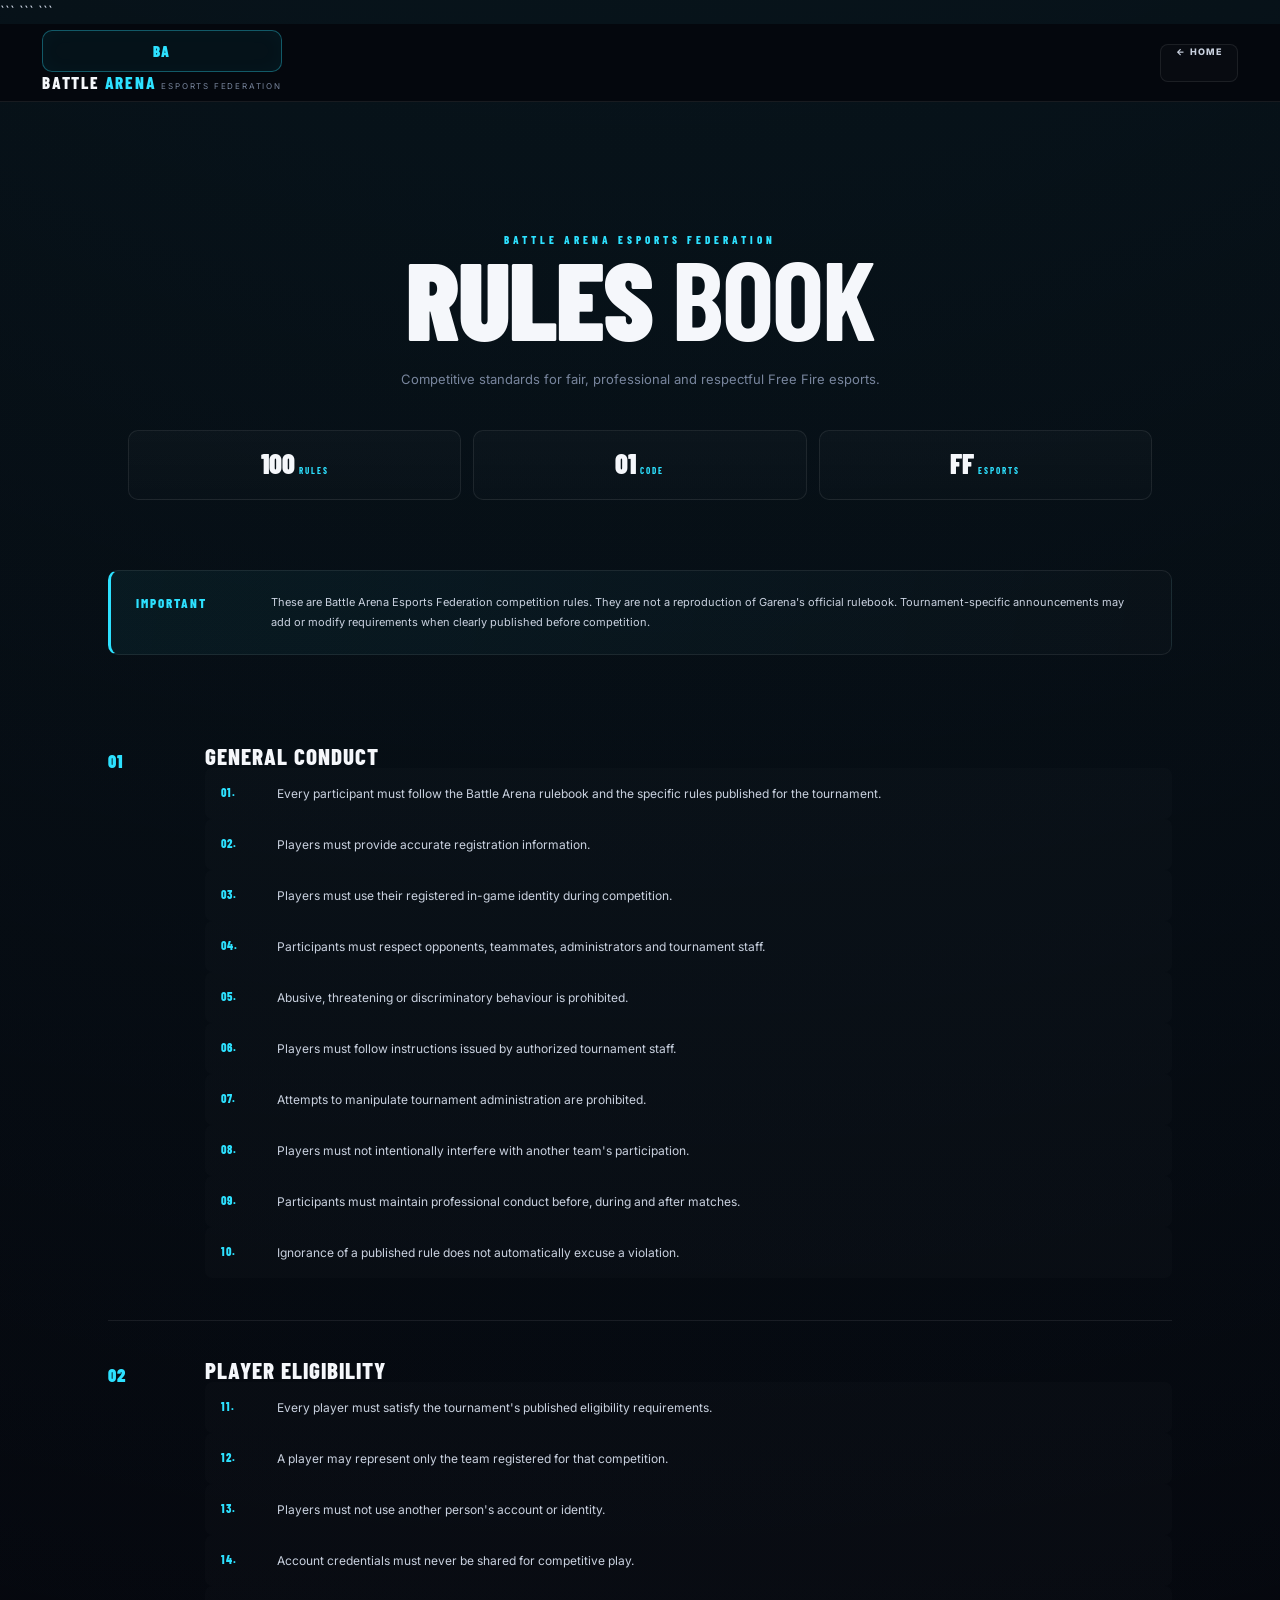
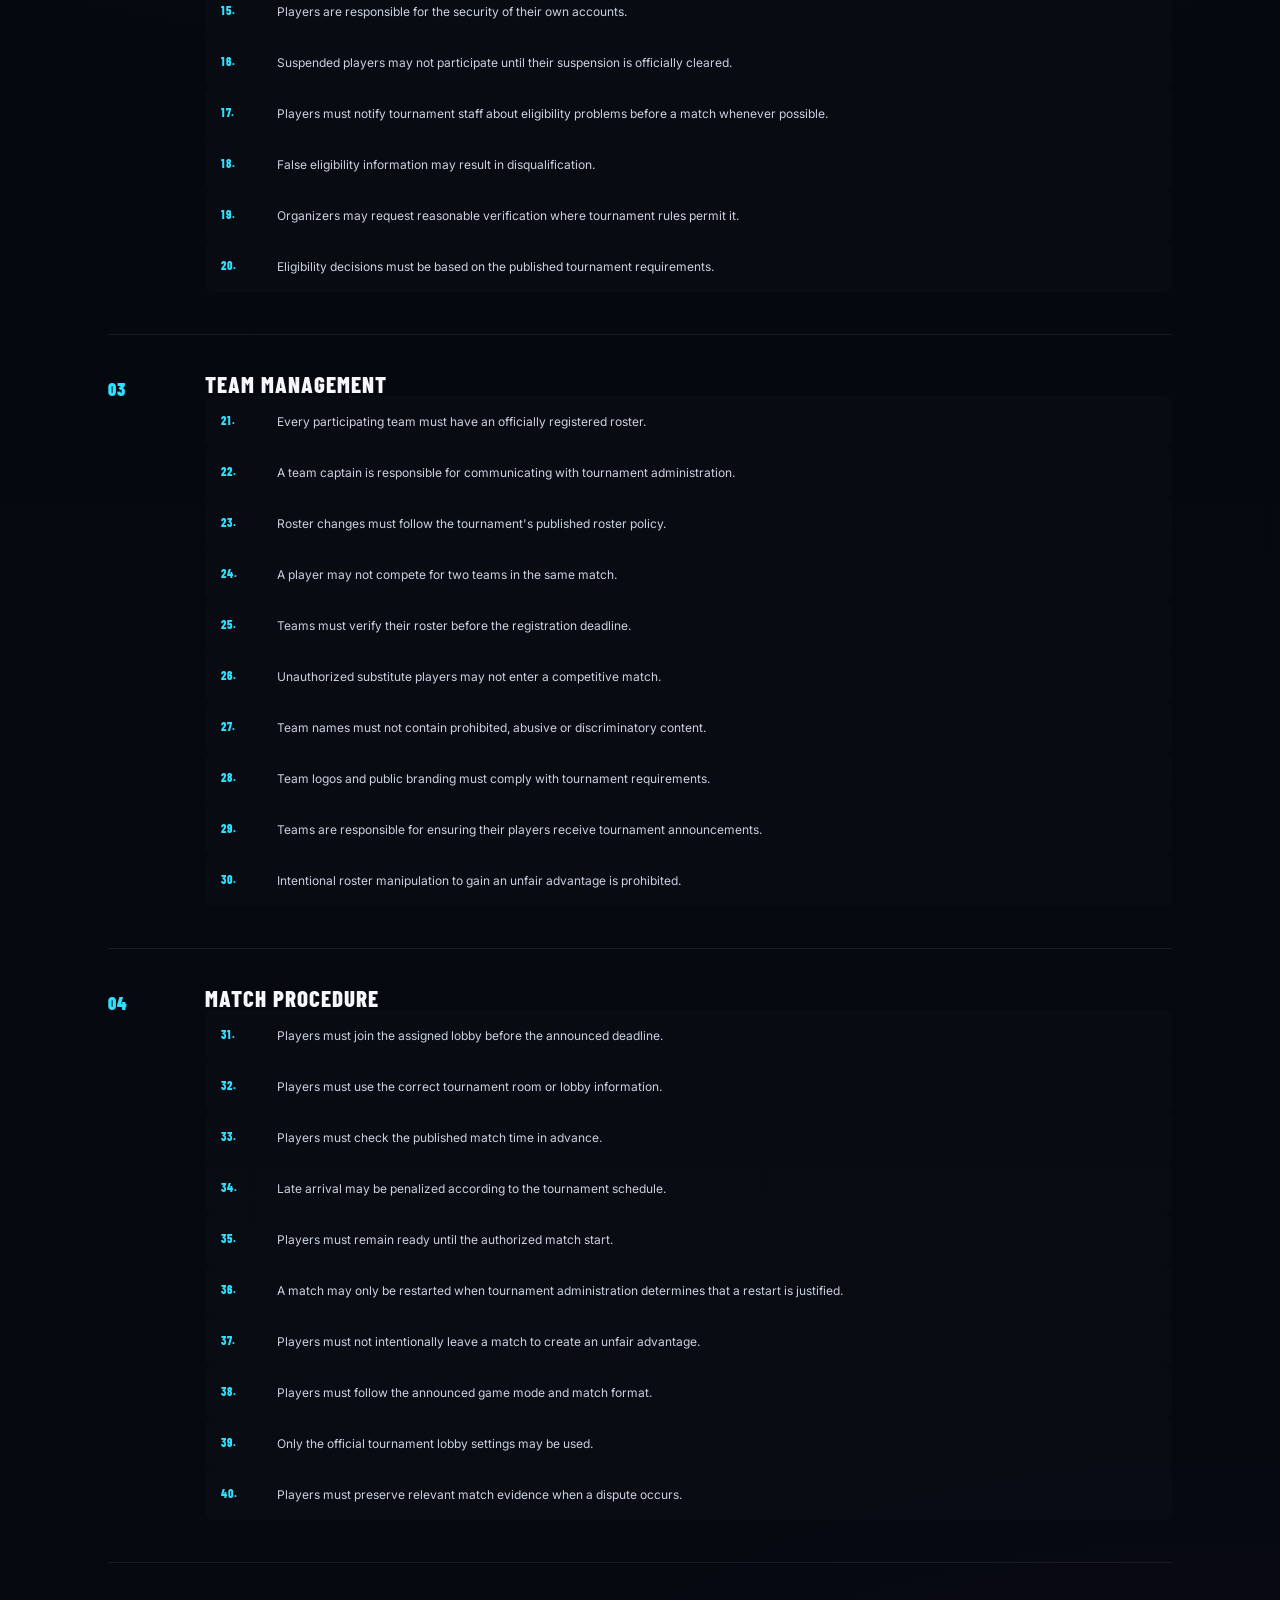
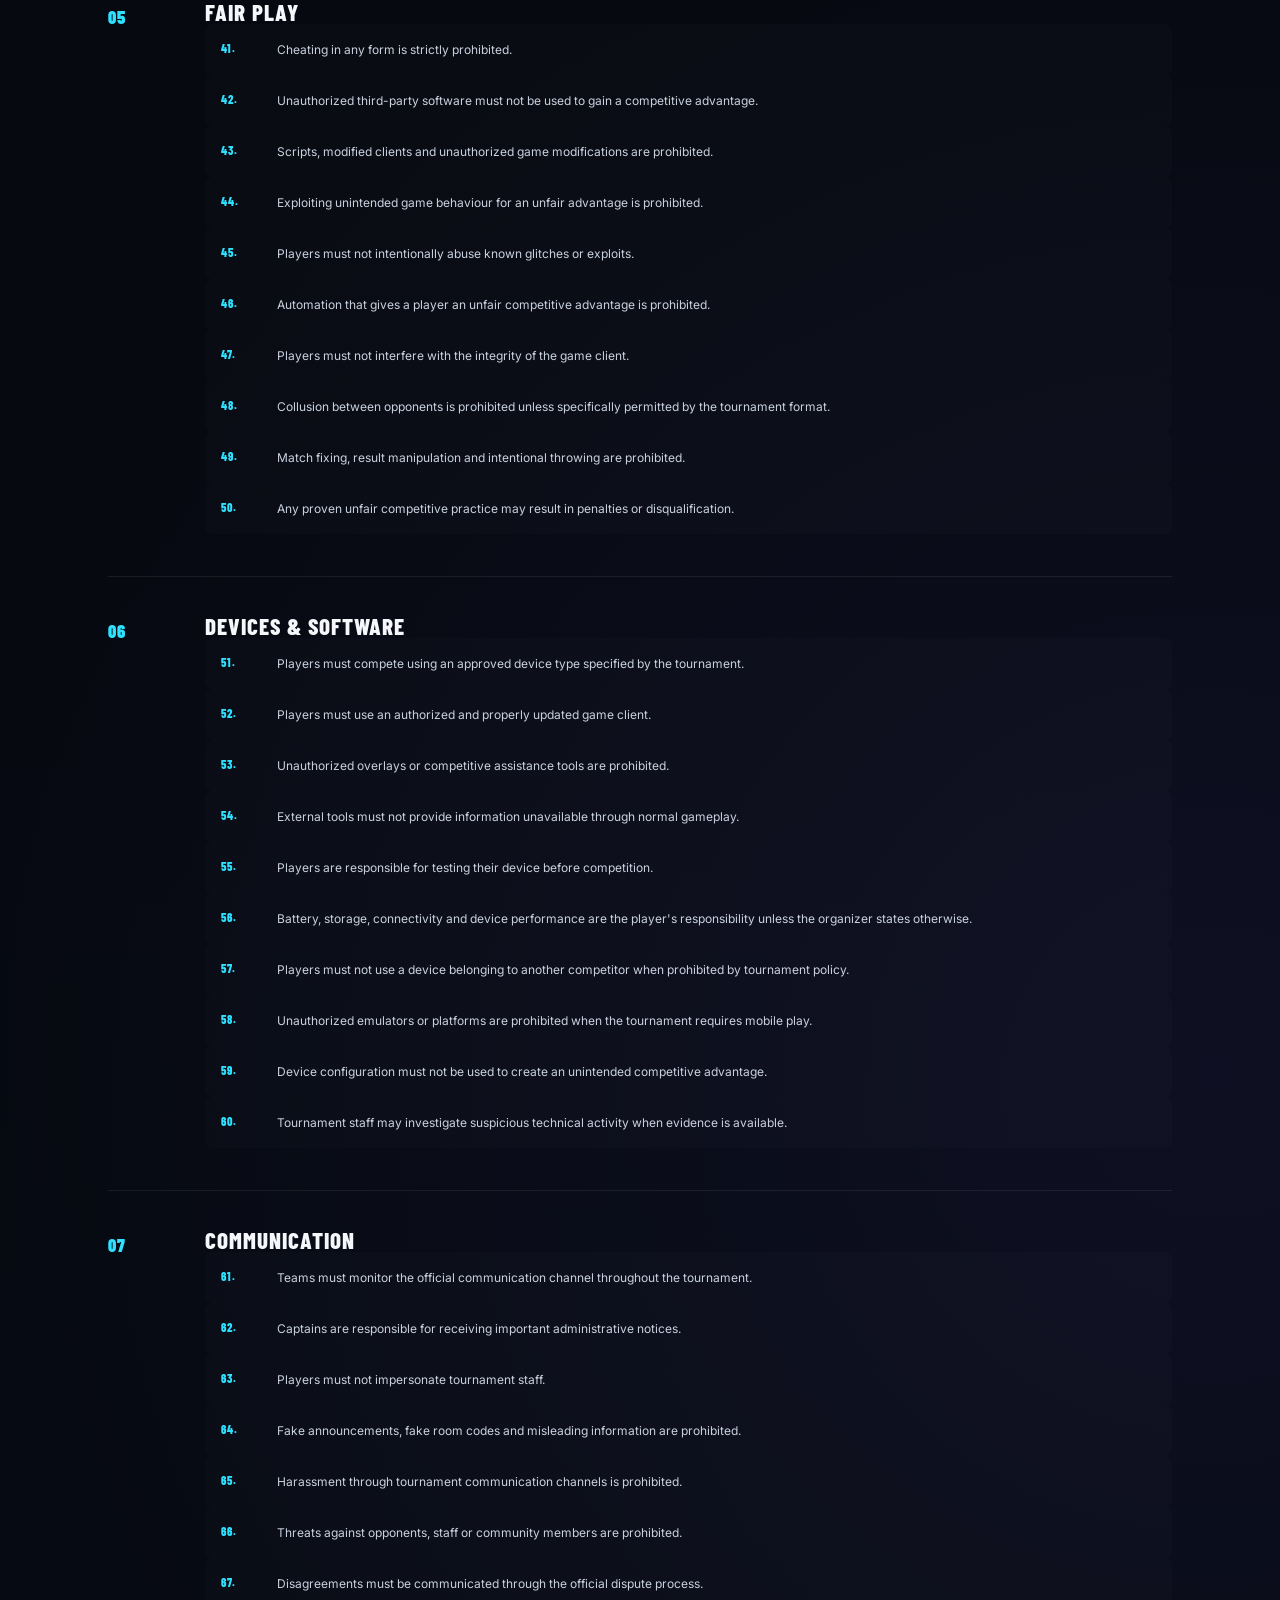
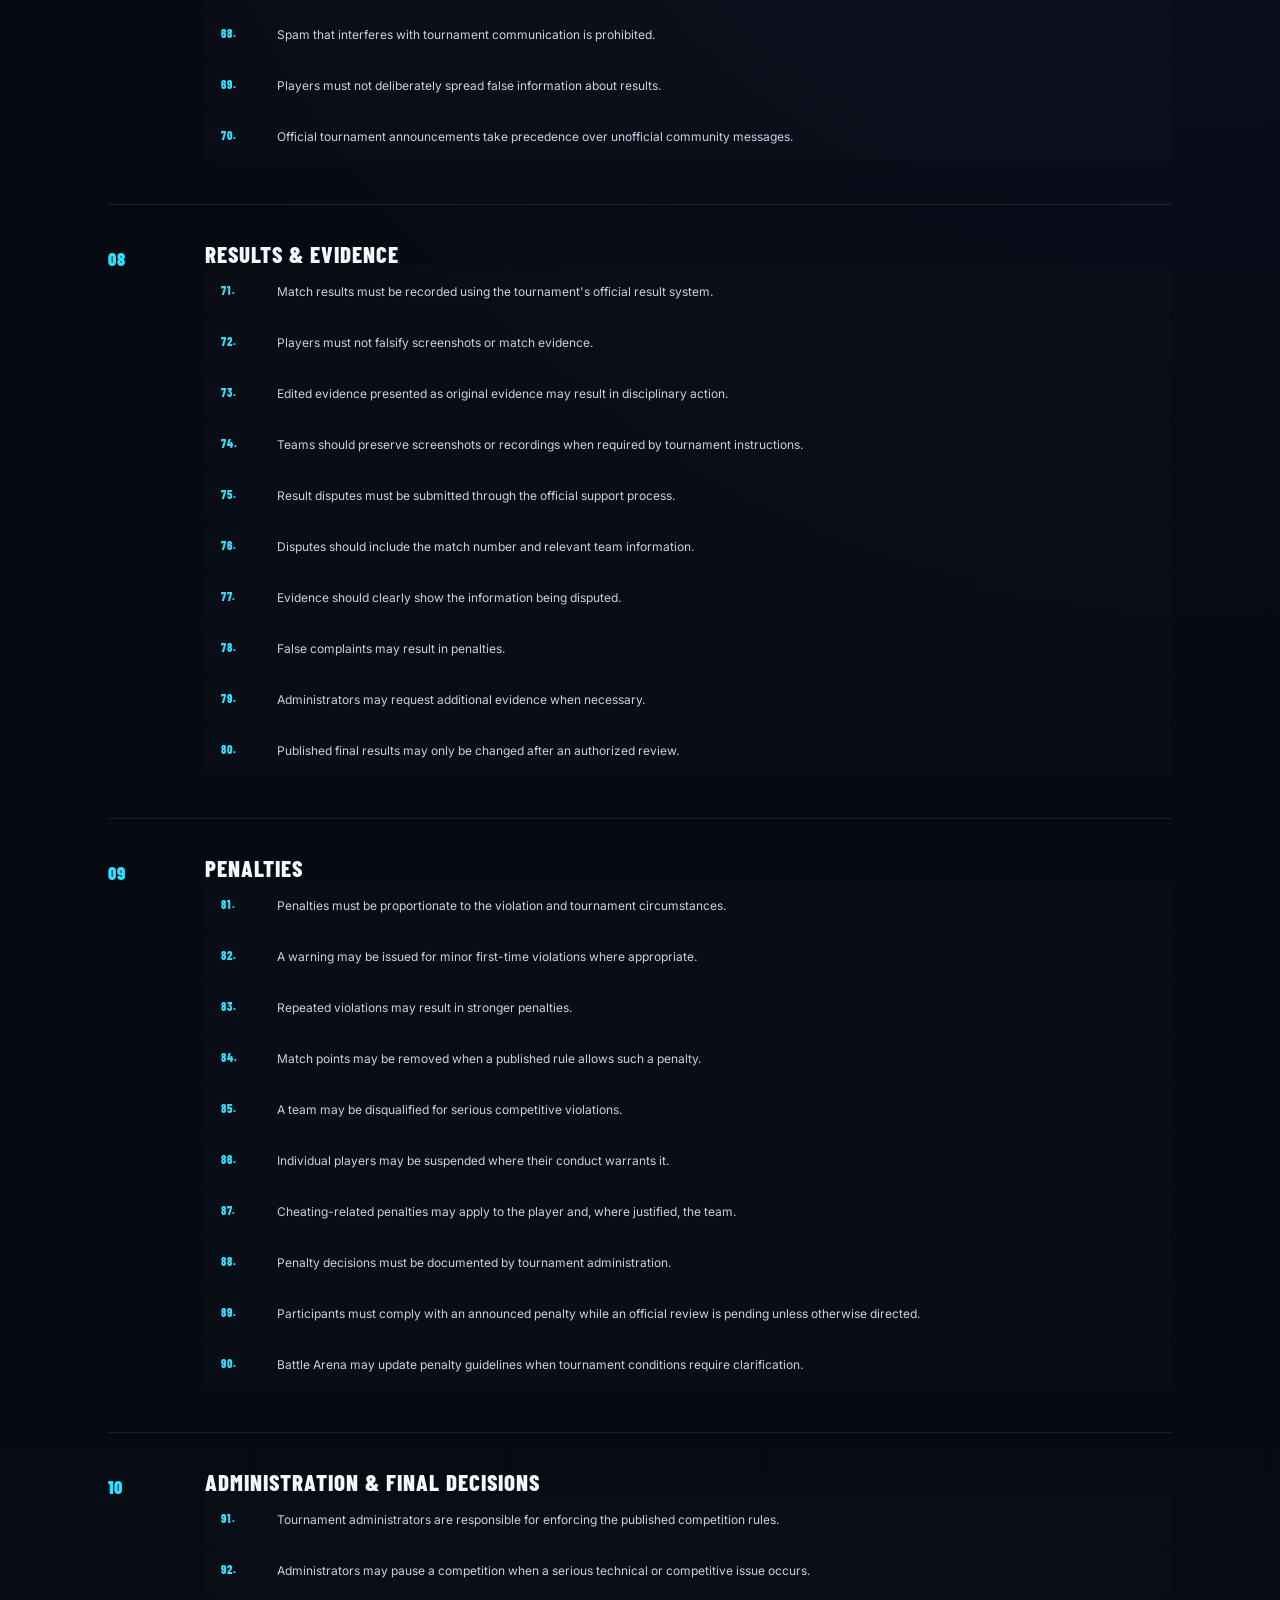
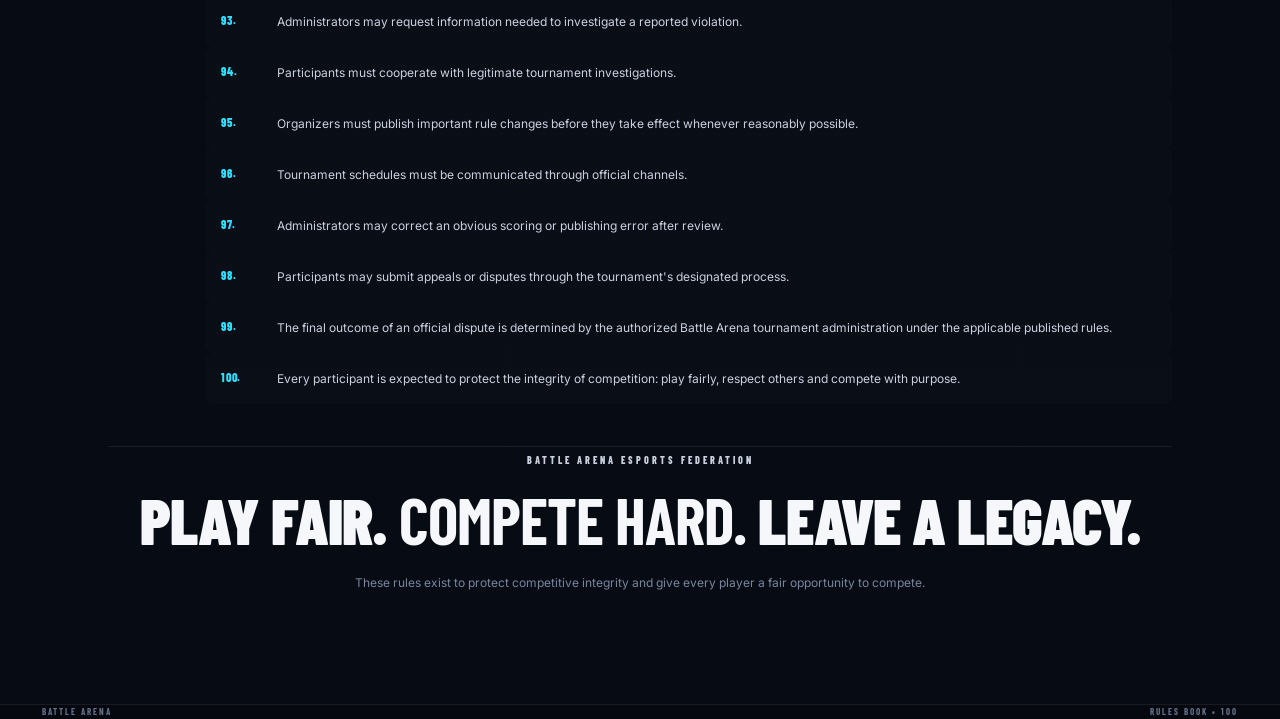
<file: rules.html>
<!DOCTYPE html>

<html lang="en">

<head>

```
<meta charset="UTF-8">

<meta
    name="viewport"
    content="width=device-width, initial-scale=1.0"
>

<title>Rules Book — Battle Arena</title>

<link
    rel="stylesheet"
    href="rules.css"
>
```

</head>

<body>

```
<header class="rules-header">

    <a
        href="index.html"
        class="brand"
    >

        <div class="brand-mark">
            BA
        </div>

        <div>

            <strong>
                BATTLE <span>ARENA</span>
            </strong>

            <small>
                ESPORTS FEDERATION
            </small>

        </div>

    </a>


    <a
        href="index.html"
        class="back-button"
    >
        ← HOME
    </a>

</header>


<main class="rules-page">

    <section class="rules-hero">

        <span>
            BATTLE ARENA ESPORTS FEDERATION
        </span>

        <h1>
            RULES <strong>BOOK</strong>
        </h1>

        <p>
            Competitive standards for fair,
            professional and respectful Free Fire esports.
        </p>

        <div class="rule-meta">

            <div>
                <b>100</b>
                <small>RULES</small>
            </div>

            <div>
                <b>01</b>
                <small>CODE</small>
            </div>

            <div>
                <b>FF</b>
                <small>ESPORTS</small>
            </div>

        </div>

    </section>


    <section class="notice">

        <strong>
            IMPORTANT
        </strong>

        <p>
            These are Battle Arena Esports Federation
            competition rules. They are not a reproduction
            of Garena's official rulebook. Tournament-specific
            announcements may add or modify requirements
            when clearly published before competition.
        </p>

    </section>


    <section class="rules-container">


        <!-- 01 -->

        <div class="rule-group">

            <div class="group-number">
                01
            </div>

            <div>

                <h2>
                    GENERAL CONDUCT
                </h2>

                <div class="rules-list">

                    <article>
                        <b>01.</b>
                        <p>Every participant must follow the Battle Arena rulebook and the specific rules published for the tournament.</p>
                    </article>

                    <article>
                        <b>02.</b>
                        <p>Players must provide accurate registration information.</p>
                    </article>

                    <article>
                        <b>03.</b>
                        <p>Players must use their registered in-game identity during competition.</p>
                    </article>

                    <article>
                        <b>04.</b>
                        <p>Participants must respect opponents, teammates, administrators and tournament staff.</p>
                    </article>

                    <article>
                        <b>05.</b>
                        <p>Abusive, threatening or discriminatory behaviour is prohibited.</p>
                    </article>

                    <article>
                        <b>06.</b>
                        <p>Players must follow instructions issued by authorized tournament staff.</p>
                    </article>

                    <article>
                        <b>07.</b>
                        <p>Attempts to manipulate tournament administration are prohibited.</p>
                    </article>

                    <article>
                        <b>08.</b>
                        <p>Players must not intentionally interfere with another team's participation.</p>
                    </article>

                    <article>
                        <b>09.</b>
                        <p>Participants must maintain professional conduct before, during and after matches.</p>
                    </article>

                    <article>
                        <b>10.</b>
                        <p>Ignorance of a published rule does not automatically excuse a violation.</p>
                    </article>

                </div>

            </div>

        </div>


        <!-- 02 -->

        <div class="rule-group">

            <div class="group-number">
                02
            </div>

            <div>

                <h2>
                    PLAYER ELIGIBILITY
                </h2>

                <div class="rules-list">

                    <article><b>11.</b><p>Every player must satisfy the tournament's published eligibility requirements.</p></article>

                    <article><b>12.</b><p>A player may represent only the team registered for that competition.</p></article>

                    <article><b>13.</b><p>Players must not use another person's account or identity.</p></article>

                    <article><b>14.</b><p>Account credentials must never be shared for competitive play.</p></article>

                    <article><b>15.</b><p>Players are responsible for the security of their own accounts.</p></article>

                    <article><b>16.</b><p>Suspended players may not participate until their suspension is officially cleared.</p></article>

                    <article><b>17.</b><p>Players must notify tournament staff about eligibility problems before a match whenever possible.</p></article>

                    <article><b>18.</b><p>False eligibility information may result in disqualification.</p></article>

                    <article><b>19.</b><p>Organizers may request reasonable verification where tournament rules permit it.</p></article>

                    <article><b>20.</b><p>Eligibility decisions must be based on the published tournament requirements.</p></article>

                </div>

            </div>

        </div>


        <!-- 03 -->

        <div class="rule-group">

            <div class="group-number">
                03
            </div>

            <div>

                <h2>
                    TEAM MANAGEMENT
                </h2>

                <div class="rules-list">

                    <article><b>21.</b><p>Every participating team must have an officially registered roster.</p></article>

                    <article><b>22.</b><p>A team captain is responsible for communicating with tournament administration.</p></article>

                    <article><b>23.</b><p>Roster changes must follow the tournament's published roster policy.</p></article>

                    <article><b>24.</b><p>A player may not compete for two teams in the same match.</p></article>

                    <article><b>25.</b><p>Teams must verify their roster before the registration deadline.</p></article>

                    <article><b>26.</b><p>Unauthorized substitute players may not enter a competitive match.</p></article>

                    <article><b>27.</b><p>Team names must not contain prohibited, abusive or discriminatory content.</p></article>

                    <article><b>28.</b><p>Team logos and public branding must comply with tournament requirements.</p></article>

                    <article><b>29.</b><p>Teams are responsible for ensuring their players receive tournament announcements.</p></article>

                    <article><b>30.</b><p>Intentional roster manipulation to gain an unfair advantage is prohibited.</p></article>

                </div>

            </div>

        </div>


        <!-- 04 -->

        <div class="rule-group">

            <div class="group-number">
                04
            </div>

            <div>

                <h2>
                    MATCH PROCEDURE
                </h2>

                <div class="rules-list">

                    <article><b>31.</b><p>Players must join the assigned lobby before the announced deadline.</p></article>

                    <article><b>32.</b><p>Players must use the correct tournament room or lobby information.</p></article>

                    <article><b>33.</b><p>Players must check the published match time in advance.</p></article>

                    <article><b>34.</b><p>Late arrival may be penalized according to the tournament schedule.</p></article>

                    <article><b>35.</b><p>Players must remain ready until the authorized match start.</p></article>

                    <article><b>36.</b><p>A match may only be restarted when tournament administration determines that a restart is justified.</p></article>

                    <article><b>37.</b><p>Players must not intentionally leave a match to create an unfair advantage.</p></article>

                    <article><b>38.</b><p>Players must follow the announced game mode and match format.</p></article>

                    <article><b>39.</b><p>Only the official tournament lobby settings may be used.</p></article>

                    <article><b>40.</b><p>Players must preserve relevant match evidence when a dispute occurs.</p></article>

                </div>

            </div>

        </div>


        <!-- 05 -->

        <div class="rule-group">

            <div class="group-number">
                05
            </div>

            <div>

                <h2>
                    FAIR PLAY
                </h2>

                <div class="rules-list">

                    <article><b>41.</b><p>Cheating in any form is strictly prohibited.</p></article>

                    <article><b>42.</b><p>Unauthorized third-party software must not be used to gain a competitive advantage.</p></article>

                    <article><b>43.</b><p>Scripts, modified clients and unauthorized game modifications are prohibited.</p></article>

                    <article><b>44.</b><p>Exploiting unintended game behaviour for an unfair advantage is prohibited.</p></article>

                    <article><b>45.</b><p>Players must not intentionally abuse known glitches or exploits.</p></article>

                    <article><b>46.</b><p>Automation that gives a player an unfair competitive advantage is prohibited.</p></article>

                    <article><b>47.</b><p>Players must not interfere with the integrity of the game client.</p></article>

                    <article><b>48.</b><p>Collusion between opponents is prohibited unless specifically permitted by the tournament format.</p></article>

                    <article><b>49.</b><p>Match fixing, result manipulation and intentional throwing are prohibited.</p></article>

                    <article><b>50.</b><p>Any proven unfair competitive practice may result in penalties or disqualification.</p></article>

                </div>

            </div>

        </div>


        <!-- 06 -->

        <div class="rule-group">

            <div class="group-number">
                06
            </div>

            <div>

                <h2>
                    DEVICES & SOFTWARE
                </h2>

                <div class="rules-list">

                    <article><b>51.</b><p>Players must compete using an approved device type specified by the tournament.</p></article>

                    <article><b>52.</b><p>Players must use an authorized and properly updated game client.</p></article>

                    <article><b>53.</b><p>Unauthorized overlays or competitive assistance tools are prohibited.</p></article>

                    <article><b>54.</b><p>External tools must not provide information unavailable through normal gameplay.</p></article>

                    <article><b>55.</b><p>Players are responsible for testing their device before competition.</p></article>

                    <article><b>56.</b><p>Battery, storage, connectivity and device performance are the player's responsibility unless the organizer states otherwise.</p></article>

                    <article><b>57.</b><p>Players must not use a device belonging to another competitor when prohibited by tournament policy.</p></article>

                    <article><b>58.</b><p>Unauthorized emulators or platforms are prohibited when the tournament requires mobile play.</p></article>

                    <article><b>59.</b><p>Device configuration must not be used to create an unintended competitive advantage.</p></article>

                    <article><b>60.</b><p>Tournament staff may investigate suspicious technical activity when evidence is available.</p></article>

                </div>

            </div>

        </div>


        <!-- 07 -->

        <div class="rule-group">

            <div class="group-number">
                07
            </div>

            <div>

                <h2>
                    COMMUNICATION
                </h2>

                <div class="rules-list">

                    <article><b>61.</b><p>Teams must monitor the official communication channel throughout the tournament.</p></article>

                    <article><b>62.</b><p>Captains are responsible for receiving important administrative notices.</p></article>

                    <article><b>63.</b><p>Players must not impersonate tournament staff.</p></article>

                    <article><b>64.</b><p>Fake announcements, fake room codes and misleading information are prohibited.</p></article>

                    <article><b>65.</b><p>Harassment through tournament communication channels is prohibited.</p></article>

                    <article><b>66.</b><p>Threats against opponents, staff or community members are prohibited.</p></article>

                    <article><b>67.</b><p>Disagreements must be communicated through the official dispute process.</p></article>

                    <article><b>68.</b><p>Spam that interferes with tournament communication is prohibited.</p></article>

                    <article><b>69.</b><p>Players must not deliberately spread false information about results.</p></article>

                    <article><b>70.</b><p>Official tournament announcements take precedence over unofficial community messages.</p></article>

                </div>

            </div>

        </div>


        <!-- 08 -->

        <div class="rule-group">

            <div class="group-number">
                08
            </div>

            <div>

                <h2>
                    RESULTS & EVIDENCE
                </h2>

                <div class="rules-list">

                    <article><b>71.</b><p>Match results must be recorded using the tournament's official result system.</p></article>

                    <article><b>72.</b><p>Players must not falsify screenshots or match evidence.</p></article>

                    <article><b>73.</b><p>Edited evidence presented as original evidence may result in disciplinary action.</p></article>

                    <article><b>74.</b><p>Teams should preserve screenshots or recordings when required by tournament instructions.</p></article>

                    <article><b>75.</b><p>Result disputes must be submitted through the official support process.</p></article>

                    <article><b>76.</b><p>Disputes should include the match number and relevant team information.</p></article>

                    <article><b>77.</b><p>Evidence should clearly show the information being disputed.</p></article>

                    <article><b>78.</b><p>False complaints may result in penalties.</p></article>

                    <article><b>79.</b><p>Administrators may request additional evidence when necessary.</p></article>

                    <article><b>80.</b><p>Published final results may only be changed after an authorized review.</p></article>

                </div>

            </div>

        </div>


        <!-- 09 -->

        <div class="rule-group">

            <div class="group-number">
                09
            </div>

            <div>

                <h2>
                    PENALTIES
                </h2>

                <div class="rules-list">

                    <article><b>81.</b><p>Penalties must be proportionate to the violation and tournament circumstances.</p></article>

                    <article><b>82.</b><p>A warning may be issued for minor first-time violations where appropriate.</p></article>

                    <article><b>83.</b><p>Repeated violations may result in stronger penalties.</p></article>

                    <article><b>84.</b><p>Match points may be removed when a published rule allows such a penalty.</p></article>

                    <article><b>85.</b><p>A team may be disqualified for serious competitive violations.</p></article>

                    <article><b>86.</b><p>Individual players may be suspended where their conduct warrants it.</p></article>

                    <article><b>87.</b><p>Cheating-related penalties may apply to the player and, where justified, the team.</p></article>

                    <article><b>88.</b><p>Penalty decisions must be documented by tournament administration.</p></article>

                    <article><b>89.</b><p>Participants must comply with an announced penalty while an official review is pending unless otherwise directed.</p></article>

                    <article><b>90.</b><p>Battle Arena may update penalty guidelines when tournament conditions require clarification.</p></article>

                </div>

            </div>

        </div>


        <!-- 10 -->

        <div class="rule-group">

            <div class="group-number">
                10
            </div>

            <div>

                <h2>
                    ADMINISTRATION & FINAL DECISIONS
                </h2>

                <div class="rules-list">

                    <article><b>91.</b><p>Tournament administrators are responsible for enforcing the published competition rules.</p></article>

                    <article><b>92.</b><p>Administrators may pause a competition when a serious technical or competitive issue occurs.</p></article>

                    <article><b>93.</b><p>Administrators may request information needed to investigate a reported violation.</p></article>

                    <article><b>94.</b><p>Participants must cooperate with legitimate tournament investigations.</p></article>

                    <article><b>95.</b><p>Organizers must publish important rule changes before they take effect whenever reasonably possible.</p></article>

                    <article><b>96.</b><p>Tournament schedules must be communicated through official channels.</p></article>

                    <article><b>97.</b><p>Administrators may correct an obvious scoring or publishing error after review.</p></article>

                    <article><b>98.</b><p>Participants may submit appeals or disputes through the tournament's designated process.</p></article>

                    <article><b>99.</b><p>The final outcome of an official dispute is determined by the authorized Battle Arena tournament administration under the applicable published rules.</p></article>

                    <article><b>100.</b><p>Every participant is expected to protect the integrity of competition: play fairly, respect others and compete with purpose.</p></article>

                </div>

            </div>

        </div>


    </section>


    <section class="final-statement">

        <span>
            BATTLE ARENA ESPORTS FEDERATION
        </span>

        <h2>
            PLAY FAIR.
            <strong>COMPETE HARD.</strong>
            LEAVE A LEGACY.
        </h2>

        <p>
            These rules exist to protect competitive integrity
            and give every player a fair opportunity to compete.
        </p>

    </section>

</main>


<footer class="rules-footer">

    <span>
        BATTLE ARENA
    </span>

    <span>
        RULES BOOK • 100
    </span>

</footer>


</body>

</html>
</file>
<file: rules.css>
@import url('https://fonts.googleapis.com/css2?family=Barlow+Condensed:wght@500;600;700;800;900&family=Inter:wght@400;500;600;700&display=swap');

/* =========================================
GLOBAL
========================================= */

* {
  margin: 0;
  padding: 0;
  box-sizing: border-box;
  }

:root {

```
--bg: #05070d;
--bg-soft: #090d17;
--surface: #0d1320;
--surface-two: #111827;

--cyan: #2de1ff;
--cyan-soft: rgba(45,225,255,0.10);

--violet: #7c5cff;

--white: #f5f7fb;
--text: #c9d1df;
--muted: #78859d;

--line: rgba(255,255,255,0.08);
--line-strong: rgba(45,225,255,0.20);
```

}

/* =========================================
BASE
========================================= */

html {
scroll-behavior: smooth;
}

body {

```
min-height: 100vh;

color: var(--text);

background:
    radial-gradient(
        circle at 50% -15%,
        rgba(45,225,255,0.09),
        transparent 34%
    ),
    radial-gradient(
        circle at 95% 60%,
        rgba(124,92,255,0.07),
        transparent 28%
    ),
    linear-gradient(
        180deg,
        #05070d 0%,
        #070b14 100%
    );

font-family: "Inter", sans-serif;

font-size: 15px;

line-height: 1.6;
```

}

body::before {

```
content: "";

position: fixed;

inset: 0;

pointer-events: none;

background:
    linear-gradient(
        rgba(255,255,255,0.018) 1px,
        transparent 1px
    ),
    linear-gradient(
        90deg,
        rgba(255,255,255,0.018) 1px,
        transparent 1px
    );

background-size: 48px 48px;

opacity: 0.7;
```

}

a {
text-decoration: none;
color: inherit;
}

/* =========================================
HEADER
========================================= */

.rules-header {

```
position: sticky;

top: 0;

z-index: 100;

min-height: 78px;

padding:
    0 42px;

display: flex;

align-items: center;

justify-content: space-between;

background:
    rgba(5,7,13,0.90);

border-bottom:
    1px solid var(--line);

backdrop-filter:
    blur(18px);
```

}

.brand {

```
display: flex;

align-items: center;

gap: 13px;

color: var(--white);
```

}

.brand-mark {

```
width: 42px;
height: 42px;

display: flex;

align-items: center;
justify-content: center;

border:
    1px solid
    rgba(45,225,255,0.34);

border-radius: 10px;

background:
    rgba(45,225,255,0.05);

color: var(--cyan);

font-family:
    "Barlow Condensed",
    sans-serif;

font-size: 15px;

font-weight: 900;

letter-spacing: 1px;

box-shadow:
    inset 0 0 20px
    rgba(45,225,255,0.03);
```

}

.brand strong {

```
display: block;

font-family:
    "Barlow Condensed",
    sans-serif;

font-size: 17px;

line-height: 1;

letter-spacing: 1.8px;

font-weight: 800;
```

}

.brand strong span {
color: var(--cyan);
}

.brand small {

```
display: block;

margin-top: 5px;

color: var(--muted);

font-size: 8px;

line-height: 1;

letter-spacing: 1.8px;
```

}

.back-button {

```
display: inline-flex;

align-items: center;
justify-content: center;

min-height: 38px;

padding:
    0 15px;

border:
    1px solid var(--line);

border-radius: 8px;

background:
    rgba(255,255,255,0.02);

color: var(--text);

font-size: 9px;

font-weight: 800;

letter-spacing: 1.3px;

transition:
    0.2s ease;
```

}

.back-button:hover {

```
color: var(--cyan);

border-color:
    var(--line-strong);

background:
    var(--cyan-soft);

transform:
    translateY(-1px);
```

}

/* =========================================
MAIN
========================================= */

.rules-page {

```
width: 100%;

max-width: 1120px;

margin: 0 auto;

padding:
    85px 28px
    110px;
```

}

/* =========================================
HERO
========================================= */

.rules-hero {

```
position: relative;

padding:
    40px 20px
    70px;

text-align: center;
```

}

.rules-hero::after {

```
content: "";

position: absolute;

left: 50%;

bottom: 0;

width: 120px;

height: 1px;

transform:
    translateX(-50%);

background:
    linear-gradient(
        90deg,
        transparent,
        var(--cyan),
        transparent
    );
```

}

.rules-hero > span {

```
display: inline-block;

color: var(--cyan);

font-family:
    "Barlow Condensed",
    sans-serif;

font-size: 11px;

font-weight: 800;

letter-spacing: 4px;

text-transform: uppercase;
```

}

.rules-hero h1 {

```
margin-top: 15px;

color: var(--white);

font-family:
    "Barlow Condensed",
    sans-serif;

font-size:
    clamp(58px, 10vw, 110px);

font-weight: 900;

line-height: 0.84;

letter-spacing: -2px;

text-transform: uppercase;
```

}

.rules-hero h1 strong {

```
color: var(--cyan);
```

}

.rules-hero > p {

```
max-width: 680px;

margin:
    25px auto 0;

color: var(--muted);

font-size: 13px;

line-height: 1.8;
```

}

/* =========================================
META
========================================= */

.rule-meta {

```
max-width: 540px;

margin:
    38px auto 0;

display: grid;

grid-template-columns:
    repeat(3, 1fr);

gap: 12px;
```

}

.rule-meta div {

```
position: relative;

padding:
    18px 10px;

border:
    1px solid var(--line);

border-radius: 10px;

background:
    linear-gradient(
        180deg,
        rgba(255,255,255,0.025),
        rgba(255,255,255,0.01)
    );
```

}

.rule-meta div::after {

```
content: "";

position: absolute;

left: 15px;
right: 15px;
bottom: 0;

height: 1px;

background:
    linear-gradient(
        90deg,
        transparent,
        rgba(45,225,255,0.25),
        transparent
    );
```

}

.rule-meta b {

```
display: block;

color: var(--white);

font-family:
    "Barlow Condensed",
    sans-serif;

font-size: 28px;

line-height: 1;

font-weight: 900;
```

}

.rule-meta small {

```
display: block;

margin-top: 6px;

color: var(--cyan);

font-family:
    "Barlow Condensed",
    sans-serif;

font-size: 9px;

font-weight: 700;

letter-spacing: 2px;
```

}

/* =========================================
NOTICE
========================================= */

.notice {

```
position: relative;

display: grid;

grid-template-columns:
    110px 1fr;

gap: 25px;

padding:
    22px 25px;

margin:
    0 0 52px;

border:
    1px solid var(--line);

border-left:
    3px solid var(--cyan);

border-radius: 10px;

background:
    linear-gradient(
        100deg,
        rgba(45,225,255,0.055),
        rgba(255,255,255,0.015)
    );
```

}

.notice strong {

```
padding-top: 2px;

color: var(--cyan);

font-family:
    "Barlow Condensed",
    sans-serif;

font-size: 13px;

font-weight: 800;

letter-spacing: 2px;
```

}

.notice p {

```
color: #b9c4d5;

font-size: 11px;

line-height: 1.8;
```

}

/* =========================================
RULE GROUP
========================================= */

.rule-group {

```
position: relative;

display: grid;

grid-template-columns:
    72px 1fr;

gap: 25px;

padding:
    38px 0
    42px;

border-bottom:
    1px solid var(--line);
```

}

.group-number {

```
position: relative;

color: var(--cyan);

font-family:
    "Barlow Condensed",
    sans-serif;

font-size: 18px;

font-weight: 900;

letter-spacing: 1px;

padding-top: 2px;
```

}

.group-number::after {

```
content: "";

position: absolute;

top: 31px;

left: 2px;

width: 24px;

height: 2px;

background: var(--cyan);
```

}

.rule-group h2 {

```
margin-bottom: 20px;

color: var(--white);

font-family:
    "Barlow Condensed",
    sans-serif;

font-size: 23px;

font-weight: 800;

line-height: 1;

letter-spacing: 1px;

text-transform: uppercase;
```

}

/* =========================================
RULE LIST
========================================= */

.rules-list {

```
display: grid;

gap: 6px;
```

}

.rules-list article {

```
position: relative;

display: grid;

grid-template-columns:
    42px 1fr;

gap: 14px;

padding:
    14px 15px;

border:
    1px solid transparent;

border-radius: 7px;

background:
    rgba(255,255,255,0.012);

transition:
    background 0.18s ease,
    border-color 0.18s ease,
    transform 0.18s ease;
```

}

.rules-list article:hover {

```
background:
    rgba(45,225,255,0.035);

border-color:
    rgba(45,225,255,0.12);

transform:
    translateX(3px);
```

}

.rules-list b {

```
padding-top: 1px;

color: var(--cyan);

font-family:
    "Barlow Condensed",
    sans-serif;

font-size: 12px;

font-weight: 800;

letter-spacing: 0.8px;
```

}

.rules-list p {

```
color: #c3ccda;

font-family:
    "Inter",
    sans-serif;

font-size: 12px;

font-weight: 400;

line-height: 1.75;
```

}

/* =========================================
FINAL STATEMENT
========================================= */

.final-statement {

```
padding:
    115px 10px
    25px;

text-align: center;
```

}

.final-statement span {

```
color: var(--cyan);

font-family:
    "Barlow Condensed",
    sans-serif;

font-size: 10px;

font-weight: 800;

letter-spacing: 3px;
```

}

.final-statement h2 {

```
max-width: 850px;

margin:
    18px auto
    20px;

color: var(--white);

font-family:
    "Barlow Condensed",
    sans-serif;

font-size:
    clamp(34px, 6vw, 64px);

line-height: 0.98;

font-weight: 900;

letter-spacing: -1px;
```

}

.final-statement h2 strong {

```
color: var(--cyan);
```

}

.final-statement p {

```
max-width: 580px;

margin: auto;

color: var(--muted);

font-size: 12px;

line-height: 1.8;
```

}

/* =========================================
FOOTER
========================================= */

.rules-footer {

```
min-height: 75px;

padding:
    0 42px;

display: flex;

align-items: center;

justify-content: space-between;

border-top:
    1px solid var(--line);

background:
    rgba(5,7,13,0.75);

color: #65718a;

font-family:
    "Barlow Condensed",
    sans-serif;

font-size: 9px;

font-weight: 700;

letter-spacing: 2px;
```

}

/* =========================================
MOBILE
========================================= */

@media (max-width: 700px) {

```
.rules-header {

    padding:
        0 16px;
}

.brand small {

    display: none;
}

.rules-page {

    padding:
        55px 15px
        80px;
}

.rules-hero {

    padding:
        25px 5px
        55px;
}

.rules-hero h1 {

    font-size:
        clamp(52px, 16vw, 78px);
}

.rule-meta {

    gap: 6px;
}

.rule-meta div {

    padding:
        14px 6px;
}

.rule-meta b {

    font-size: 23px;
}

.notice {

    grid-template-columns: 1fr;

    gap: 9px;

    padding:
        19px;
}

.rule-group {

    grid-template-columns:
        42px 1fr;

    gap: 10px;

    padding:
        28px 0
        34px;
}

.rule-group h2 {

    font-size: 20px;
}

.rules-list article {

    grid-template-columns:
        31px 1fr;

    padding:
        12px 9px;
}

.rules-list p {

    font-size: 11px;

    line-height: 1.7;
}

.final-statement {

    padding-top: 80px;
}

.rules-footer {

    padding:
        0 16px;

    font-size: 8px;
}
```

}
</file>
